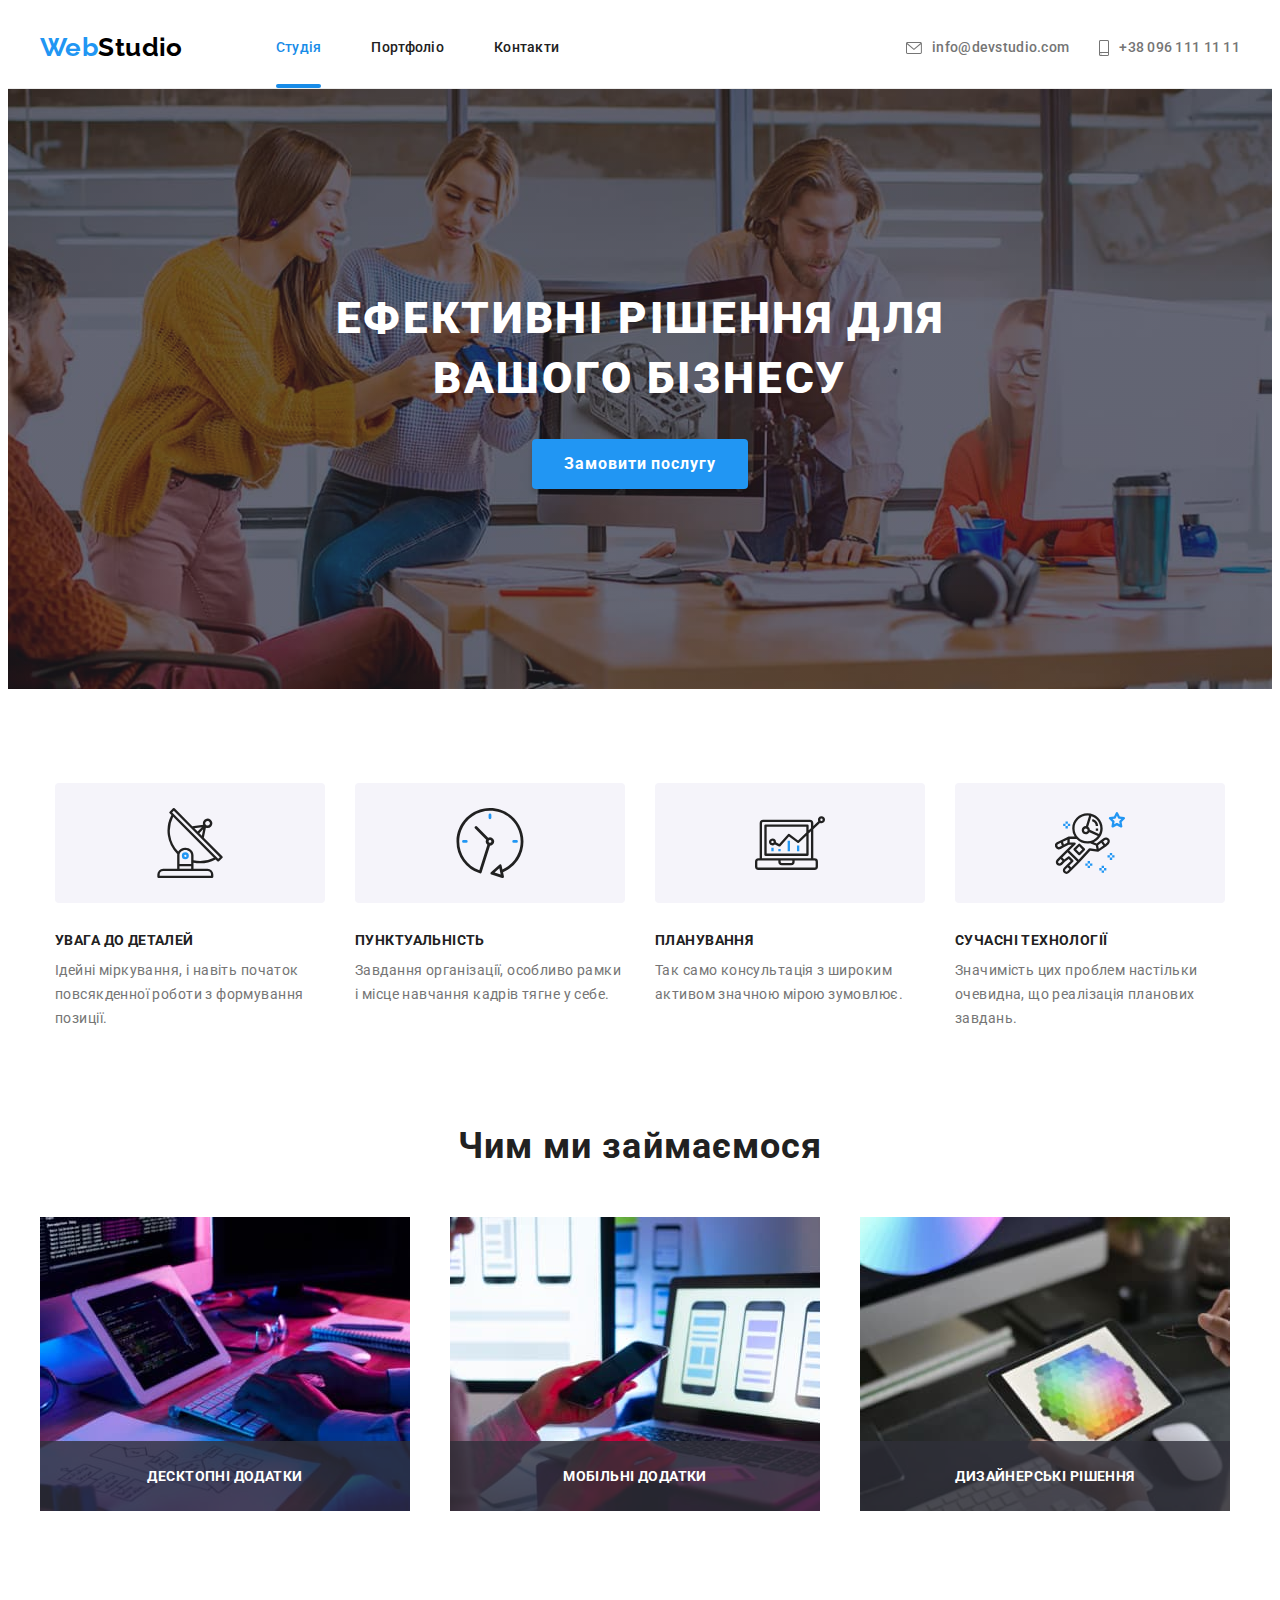
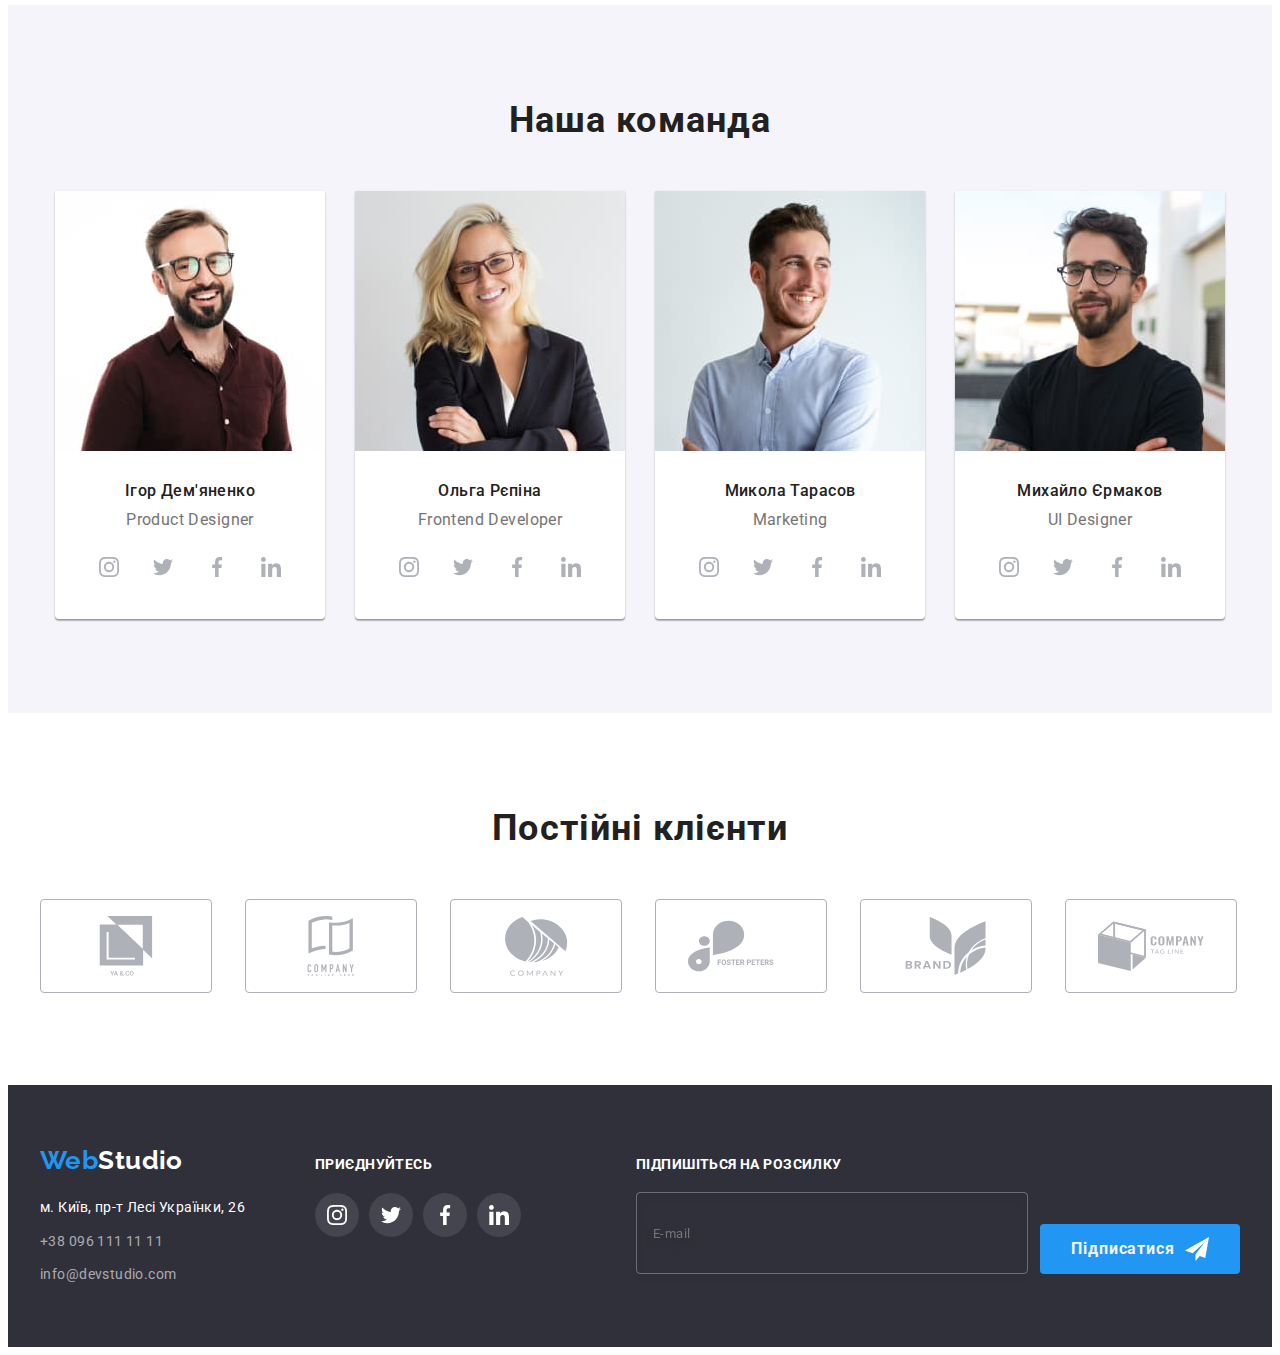
<file: index.html>
<!DOCTYPE html>
<html lang="uk">
  <head>
    <meta charset="UTF-8" />
    <meta http-equiv="X-UA-Compatible" content="IE=edge" />
    <meta name="viewport" content="width=device-width, initial-scale=1.0" />
    <title>Web Studio</title>
    <link
      rel="stylesheet"
      href="https://cdnjs.cloudflare.com/ajax/libs/modern-normalize/1.1.0/modern-normalize.min.css"
      integrity="sha512-wpPYUAdjBVSE4KJnH1VR1HeZfpl1ub8YT/NKx4PuQ5NmX2tKuGu6U/JRp5y+Y8XG2tV+wKQpNHVUX03MfMFn9Q=="
      crossorigin="anonymous"
      referrerpolicy="no-referrer"
    />

    <link rel="preconnect" href="https://fonts.googleapis.com" />
    <link rel="preconnect" href="https://fonts.gstatic.com" crossorigin />
    <link
      href="https://fonts.googleapis.com/css2?family=Raleway:wght@700&family=Roboto:wght@400;500;700;900&display=swap"
      rel="stylesheet"
    />

    <link rel="stylesheet" href="./css/main.css" />
  </head>
  <body>
    <!--HEADER-->
 <header class="page-header">
      <!-- Site navigation -->
      <div class="container header__nav">
        <!-- Header logo -->
        <a href="./index.html" class="logo"
            >Web<span class="logo__color logo__color--dark">Studio</span></a
          >
        <div class="header-links js-menu-container">
          <nav class="site-nav">
            <ul class="site-nav__list">
              <li class="site-nav__item">
                <a href="./index.html" class="site-nav__link site-nav__link--current">Студія</a>
              </li>
              <li class="site-nav__item">
                <a href="./portfolio.html" class="site-nav__link">Портфоліо</a>
              </li>
              <li class="site-nav__item">
                <a href="#" class="site-nav__link">Контакти</a>
              </li>
            </ul>
          </nav>

          <!-- Header contact info -->
          <div class="header__contact">
            <ul class="contact-info">
              <li class="contact-info__item">
                <div class="contact-info__icon">
                  <a href="mailto:info@devstudio.com" class="contact-info__link-mail">
                    <svg class="contact-info__icon-mail" width="16" height="12">
                      <use href="./images/contacts.svg#icon-mail"></use>
                    </svg>
                    info@devstudio.com</a
                  >
                </div>
              </li>
              <li class="contact-info__item">
                <div class="contact-info__icon">
                  <a href="tel:+380961111111" class="contact-info__link"
                    ><svg class="contact-info__icon-tel" width="10" height="16">
                      <use href="./images/contacts.svg#icon-smartphone"></use>
                    </svg>
                    +38 096 111 11 11</a
                  >
                </div>
              </li>
            </ul>

        <ul class="contact__social">
              <li class="contact__item"><a class="contact__link" href="#">Instagram</a></li>
              <li class="contact__item"><a class="contact__link" href="#">Twitter</a></li>
              <li class="contact__item"><a class="contact__link" href="#">Facebook</a></li>
              <li class="contact__item"><a class="contact__link" href="#">Linkedin</a></li>
            </ul>
      </div>
      </div>

      <button type="button" class="menu-toggle js-open-menu" aria-expanded="false">
        <svg class="menu-toggle__icon" width="30"  aria-label="Мобільне меню">
          <use class="menu-toggle__open" href="./images/icons.svg#icon-menu"></use>
          <use class="menu-toggle__close" href="./images/icons.svg#icon-close"></use>
        </svg>
        </button>
    </div>
    </header>
    <!--Hero-->
    <main>
      <section class="overlay">
        <div class="container">
          <h1 class="hero__title">Ефективні рішення для вашого бізнесу</h1>
          <button class="button" type="button" data-modal-open>
            Замовити послугу
          </button>
        </div>
      </section>

      <!--Features-->
      <section class="section">
        <div class="container">
          <h2 class="section__title hidden visually-hidden">переваги</h2>
          <ul class="features">
            <li class="features__item">
              <div class="features__icon">
                <svg width="70" height="70">
                  <use href="./images/symbol.svg#icon-antenna"></use>
                </svg>
              </div>
              <h3 class="features__title">Увага до деталей</h3>
              <p class="features__text">
                Ідейні міркування, і навіть початок повсякденної роботи з
                формування позиції.
              </p>
            </li>
            <li class="features__item">
              <div class="features__icon">
                <svg width="70" height="70">
                  <use href="./images/symbol.svg#icon-clock"></use>
                </svg>
              </div>
              <h3 class="features__title">Пунктуальність</h3>
              <p class="features__text">
                Завдання організації, особливо рамки і місце навчання кадрів
                тягне у себе.
              </p>
            </li>
            <li class="features__item">
              <div class="features__icon">
                <svg widht="70" height="70">
                  <use href="./images/symbol.svg#icon-diagram"></use>
                </svg>
              </div>
              <h3 class="features__title">Планування</h3>
              <p class="features__text">
                Так само консультація з широким активом значною мірою зумовлює.
              </p>
            </li>
            <li class="features__item">
              <div class="features__icon">
                <svg width="70" height="70">
                  <use href="./images/symbol.svg#icon-astronaut"></use>
                </svg>
              </div>
              <h3 class="features__title">Сучасні технології</h3>
              <p class="features__text">
                Значимість цих проблем настільки очевидна, що реалізація
                планових завдань.
              </p>
            </li>
          </ul>
        </div>
      </section>

      <!--What we do-->
      <section class="section section-padding">
        <div class="container">
          <h2 class="section__title">Чим ми займаємося</h2>
          <ul class="activity">
            <li class="activity__item">
              <div class="activity__wrap">
              <img
              srcset="
              ./images/img.jpg 1x, 
              ./images/img-2x.jpg 2x"
                src="./images/img.jpg"
                alt="робота"
                width="370"
                height="294"
              />
              <p class="text-above__activity">Десктопні додатки</p>
              </div>
            </li>
            <li class="activity__item">
              <div class="activity__wrap">
              <img
              srcset="
              ./images/img-1.jpg 1x, 
              ./images/img-1-2x.jpg 2x"
                src="./images/img-1.jpg"
                alt="робота"
                width="370"
                height="294"
              />
              <p class="text-above__activity">Мобільні додатки</p>
              </div>
            </li>
            <li class="activity__item">
              <div class="activity__wrap">
              <img
              srcset="
              ./images/img-2.jpg 1x, 
              ./images/img-2-2x.jpg 2x"
                src="./images/img-2.jpg"
                alt="робота"
                width="370"
                height="294"
              />
              <p class="text-above__activity">Дизайнерські рішення</p>
              </div>
            </li>
          </ul>
        </div>
        </div>
      </section>

      <!--Team-->
      <section class="section-team">
        <div class="container">
          <h2 class="section__title">Наша команда</h2>
          <ul class="team-list">
            <li class="team-list__item">
              <picture>
                <source
                srcset="
                ./images/ihor-270px.jpg 1x, 
                ./images/ihor-270px-2x.jpg 2x" 
                media="(min-width: 1200px)"/>

                <source
                srcset="
                ./images/ihor-354px.jpg 1x, 
                ./images/ihor-354px-2x.jpg 2x" 
                media="(min-width: 767px)"/>

                <source
                srcset="
                ./images/ihor-450px.jpg 1x, 
                ./images/ihor-450px-2x.jpg 2x" 
                media="(min-width: 320px)"/>
              <img src="./images/img-3.jpg" alt="команда"  />
              </picture>
              <div class="team-wrap">
                <h3 class="team-wrap__title">Ігор Дем'яненко</h3>
                <p class="team-wrap__text" lang="en">Product Designer</p>
                <ul class="social-list">
                  <li class="social-list__item">
                    <a class="social-list__link social-list__link--light" href="">
                    <svg class="social-list__icon" width="20" height="20">
                      <use href="./images/icons.svg#icon-instagram"></use>
                    </svg>
                  </a>
                </li>
                  <li class="social-list__item">
                    <a class="social-list__link social-list__link--light" href="">
                    <svg class="social-list__icon" width="20" height="20">
                      <use href="./images/icons.svg#icon-twitter"></use>
                    </svg>
                  </a>
                </li>
                  <li class="social-list__item">
                    <a class="social-list__link social-list__link--light" href="">
                    <svg class="social-list__icon" width="20" height="20">
                      <use href="./images/icons.svg#icon-facebook"></use>
                    </svg>
                  </a>
                </li>
                  <li class="social-list__item">
                    <a class="social-list__link social-list__link--light" href="">
                    <svg class="social-list__icon" width="20" height="20">
                      <use href="./images/icons.svg#icon-linkedin"></use>
                    </svg>
                  </a>
                </li>
                </ul>
              </div>
            </li>
            <li class="team-list__item">
              <picture>
                <source
                srcset="
                ./images/olga-270px.jpg 1x, 
                ./images/olga-270px-2x.jpg 2x" 
                media="(min-width: 1200px)"/>

                <source
                srcset="
                ./images/olga-354px.jpg 1x, 
                ./images/olga-354px-2x.jpg 2x" 
                media="(min-width: 767px)"/>

                <source
                srcset="
                ./images/olga-450px.jpg 1x, 
                ./images/olga-450px-2x.jpg 2x" 
                media="(min-width: 320px)"/>
              <img src="./images/img-4.jpg" alt="команда"/>
              </picture>
              <div class="team-wrap">
                <h3 class="team-wrap__title">Ольга Рєпіна</h3>
                <p class="team-wrap__text" lang="en">Frontend Developer</p>
                  <ul class="social-list">
                  <li class="social-list__item">
                    <a class="social-list__link social-list__link--light" href="">
                    <svg class="social-list__icon" width="20" height="20">
                      <use href="./images/icons.svg#icon-instagram"></use>
                    </svg>
                  </a>
                </li>
                  <li class="social-list__item">
                    <a class="social-list__link social-list__link--light" href="">
                    <svg class="social-list__icon" width="20" height="20">
                      <use href="./images/icons.svg#icon-twitter"></use>
                    </svg>
                  </a>
                </li>
                  <li class="social-list__item">
                    <a class="social-list__link social-list__link--light" href="">
                    <svg class="social-list__icon" width="20" height="20">
                      <use href="./images/icons.svg#icon-facebook"></use>
                    </svg>
                  </a>
                </li>
                  <li class="social-list__item">
                    <a class="social-list__link social-list__link--light" href="">
                    <svg class="social-list__icon" width="20" height="20">
                      <use href="./images/icons.svg#icon-linkedin"></use>
                    </svg>
                  </a></li>
                </ul>
              </div>
            </li>
            <li class="team-list__item">
              <picture>
                <source
                srcset="
                ./images/mykola-270px.jpg 1x, 
                ./images/mykola-270px-2x.jpg 2x" 
                media="(min-width: 1200px)"/>

                <source
                srcset="
                ./images/mykola-354px.jpg 1x, 
                ./images/mykola-354px-2x.jpg 2x" 
                media="(min-width: 767px)"/>

                <source
                srcset="
                ./images/mykola-450px.jpg 1x, 
                ./images/mykola-450px-2x.jpg 2x" 
                media="(min-width: 320px)"/>
              <img src="./images/img-5.jpg" alt="команда"/>
              </picture>
              <div class="team-wrap">
                <h3 class="team-wrap__title">Микола Тарасов</h3>
                <p class="team-wrap__text" lang="en">Marketing</p>
                  <ul class="social-list">
                  <li class="social-list__item">
                    <a class="social-list__link social-list__link--light" href="">
                    <svg class="social-list__icon" width="20" height="20">
                      <use href="./images/icons.svg#icon-instagram"></use>
                    </svg>
                  </a>
                </li>
                  <li class="social-list__item">
                    <a class="social-list__link social-list__link--light" href="">
                    <svg class="social-list__icon" width="20" height="20">
                      <use href="./images/icons.svg#icon-twitter"></use>
                    </svg>
                  </a>
                </li>
                  <li class="social-list__item">
                    <a class="social-list__link social-list__link--light" href="">
                    <svg class="social-list__icon" width="20" height="20">
                      <use href="./images/icons.svg#icon-facebook"></use>
                    </svg>
                  </a>
                </li>
                  <li class="social-list__item">
                    <a class="social-list__link social-list__link--light" href="">
                    <svg class="social-list__icon" width="20" height="20">
                      <use href="./images/icons.svg#icon-linkedin"></use>
                    </svg>
                  </a></li>
                </ul>
              </div>
            </li>
            <li class="team-list__item">
              <picture>
                <source
                srcset="
                ./images/mykhailo-270px.jpg 1x, 
                ./images/mykhailo-270px-2x.jpg 2x" 
                media="(min-width: 1200px)"/>

                <source
                srcset="
                ./images/mykhailo-354px.jpg 1x, 
                ./images/mykhailo-354px-2x.jpg 2x" 
                media="(min-width: 767px)"/>

                <source
                srcset="
                ./images/mykhailo-450px.jpg 1x, 
                ./images/mykhailo-450px-2x.jpg 2x" 
                media="(min-width: 320px)"/>
              <img src="./images/img-6.jpg" alt="команда" />
              </picture>
              <div class="team-wrap">
                <h3 class="team-wrap__title">Михайло Єрмаков</h3>
                <p class="team-wrap__text" lang="en">UI Designer</p>
                  <ul class="social-list">
                  <li class="social-list__item">
                    <a class="social-list__link social-list__link--light" href="">
                    <svg class="social-list__icon" width="20" height="20">
                      <use href="./images/icons.svg#icon-instagram"></use>
                    </svg>
                  </a>
                </li>
                  <li class="social-list__item">
                    <a class="social-list__link social-list__link--light" href="">
                    <svg class="social-list__icon" width="20" height="20">
                      <use href="./images/icons.svg#icon-twitter"></use>
                    </svg>
                  </a>
                </li>
                  <li class="social-list__item">
                    <a class="social-list__link social-list__link--light" href="">
                    <svg class="social-list__icon" width="20" height="20">
                      <use href="./images/icons.svg#icon-facebook"></use>
                    </svg>
                  </a>
                </li>
                  <li class="social-list__item">
                    <a class="social-list__link social-list__link--light" href="">
                    <svg class="social-list__icon" width="20" height="20">
                      <use href="./images/icons.svg#icon-linkedin"></use>
                    </svg>
                  </a></li>
                </ul>
              </div>
            </li>
          </ul>
        </div>
      </section>
    </main>

    <!--Clients-->
    <section class="section">
      <div class="container">
        <h2 class="section__title">Постійні клієнти</h2>
        <ul class="client-list">
          <li class="client-list__item">
            <a href="" class="client-list__link">
              <svg width="106" height="60">
                <use href="./images/partners.svg#icon-yaco" ></use>
              </svg>
            </a>
          </li>
          <li class="client-list__item">
            <a href="" class="client-list__link">
              <svg width="106" height="60">
                <use href="./images/partners.svg#icon-company"></use>
              </svg>
            </a>
          </li>
          <li class="client-list__item">
            <a href="" class="client-list__link">
              <svg width="106" height="60">
                <use href="./images/partners.svg#icon-Object"></use>
              </svg>
            </a>
          </li>
          <li class="client-list__item">
            <a href="" class="client-list__link">
              <svg width="106" height="60">
                <use href="./images/partners.svg#icon-group"></use>
              </svg>
            </a>
          </li>
          <li class="client-list__item">
            <a href="" class="client-list__link">
              <svg width="106" height="60">
                <use href="./images/partners.svg#icon-brand"></use>
              </svg>
            </a>
          </li>
          <li class="client-list__item">
            <a href="" class="client-list__link">
              <svg width="106" height="60">
                <use href="./images/partners.svg#icon-Tag-line"></use>
              </svg>
            </a>
          </li>
        </ul>
      </div>
    </section>

    <!--Footer-->
    <footer class="footer">
      <div class="container footer-wrap">
        <div class="footer-tablet">
        <div class="wrap">
          <a class="footer-logo" href="./index.html"
            >Web<span class="logo__color logo__color--light">Studio</span></a
          >
          <address>
            <ul class="footer-contacts">
              <li class="footer-contacts__item">
                <a
                  href="https://goo.gl/maps/CPtrU1FHBa2aNyZL9"
                  target="_blank"
                  rel="noopener noreferrer nofollow"
                  class="address"
                  >м. Київ, пр-т Лесі Українки, 26</a
                >
              </li>
              <li class="footer-contacts__item">
                <a href="tel:+380961111111" class="footer-contacts__link">+38 096 111 11 11</a>
              </li>
              <li class="footer-contacts__item">
                <a href="mailto:info@devstudio.com" class="footer-contacts__link"
                  >info@devstudio.com</a
                >
              </li>
            </ul>
          </address>
        </div>
<!--Footer social-->
        <div class="footer-social">
          <p class="footer-social__title">Приєднуйтесь</p>
          <ul class="social-list">
            <li class="social-list__item">
              <a
                class="footer-social__link"
                href="#"
                target="_blank"
                rel="noopener noreferrer nofollow"
              >
                <svg class="social-list__icon" width="20px" height="20px">
                  <use href="./images/icons.svg#icon-instagram"></use>
                </svg>
              </a>
            </li>
            <li class="social-list__item">
              <a
                class="footer-social__link"
                href="#"
                target="_blank"
                rel="noopener noreferrer nofollow"
              >
                <svg class="social-list__icon" width="20px" height="20px">
                  <use href="./images/icons.svg#icon-twitter"></use>
                </svg>
              </a>
            </li>
            <li class="social-list__item">
              <a
                class="footer-social__link"
                href="#"
                target="_blank"
                rel="noopener noreferrer nofollow"
              >
                <svg class="social-list__icon" width="20px" height="20px">
                  <use href="./images/icons.svg#icon-facebook"></use>
                </svg>
              </a>
            </li>
            <li class="social-list__item">
              <a
                class="footer-social__link"
                href="#"
                target="_blank"
                rel="noopener noreferrer nofollow"
              >
                <svg class="social-list__icon" width="20px" height="20px">
                  <use href="./images/icons.svg#icon-linkedin"></use>
                </svg>
              </a>
            </li>
          </ul>
        </div> 
        </div>

        <!--Footer mail-->
       <div class="mailing">
        <p class="mailing__text">Підпишіться на розсилку</p>
        <form class="mailing__form">
          <label class="mailing__lable">
            <input type="email" class="mailing__input" name="email" placeholder="E-mail">
          </label>
          <button class="mailing__button" type="submit">Підписатися <svg class="mailing__icon" width="24" height="24">
            <use href="./images/icons.svg#icon-icon-send"></use>
          </svg></button>
          
        </form>
      </div>
      </div>
    </footer> 

    <!--Modal-->
    <div class="backdrop is-hidden" data-modal>
      <div class="modal">
        <button type="button" class="modal-close" data-modal-close>
          <svg class="modal-close-icon" width="18" height="18">
            <use href="./images/icons.svg#icon-close"></use>
          </svg>
        </button>
        <p class="modal__title">Залиште свої дані, ми вам передзвонимo</p>
          <form class="modal-form">
            <label class="modal-lable">
              <span class="modal-lable__text">Ім'я</span>
          <div class="input-wrap">
            <input name="user-name" type="text" class="modal__input" 
          required
          />
          <svg class="modal__icon">
            <use href="./images/icons.svg#icon-person-modal"></use>
          </svg>
          </div>
          </label>
          <label class="modal-lable">
              <span class="modal-lable__text">Телефон</span>
          <div class="input-wrap">
          <input name="usar-tel" type="tel" class="modal__input" 
          required
          />
          <svg class="modal__icon">
            <use href="./images/icons.svg#icon-phone-modal"></use>
          </svg>
          </div>
          </label>
          <label class="modal-lable">
              <span class="modal-lable__text">Пошта</span>
          <div class="input-wrap">
          <input name="usar-email" type="email" class="modal__input" 
          />
          <svg class="modal__icon">
            <use href="./images/icons.svg#icon-email-modal"></use>
          </svg>
          </div>
          </label>
          <label class="textarea-wrap">
            <span class="modal-lable__text">Коментар</span>
          <textarea name="usar-comment" class="modal__textarea" 
          placeholder="Введіть текст"
          ></textarea>
          </label>
          <label class="modal-lable__checkbox">
            <input 
            class="agreement__lable visually-hidden"
            type="checkbox"
            name="agreement"
            value="confirm"
            required
            />
            <span class="icon__checkbox"></span>
            <span class="agreement-text">Погоджуюся з розсилкою та приймаю<a href="#" class="agreement-condition">Умови договору</a></span>
          </label>
          <button class="button" type="submit">Відправити
          </button>
        </form>

      </div>
    </div> 
    <script src="./js/mobile-menu.js"></script>
    <script src="./js/modal.js"></script>
  </body>
</html>
</file>
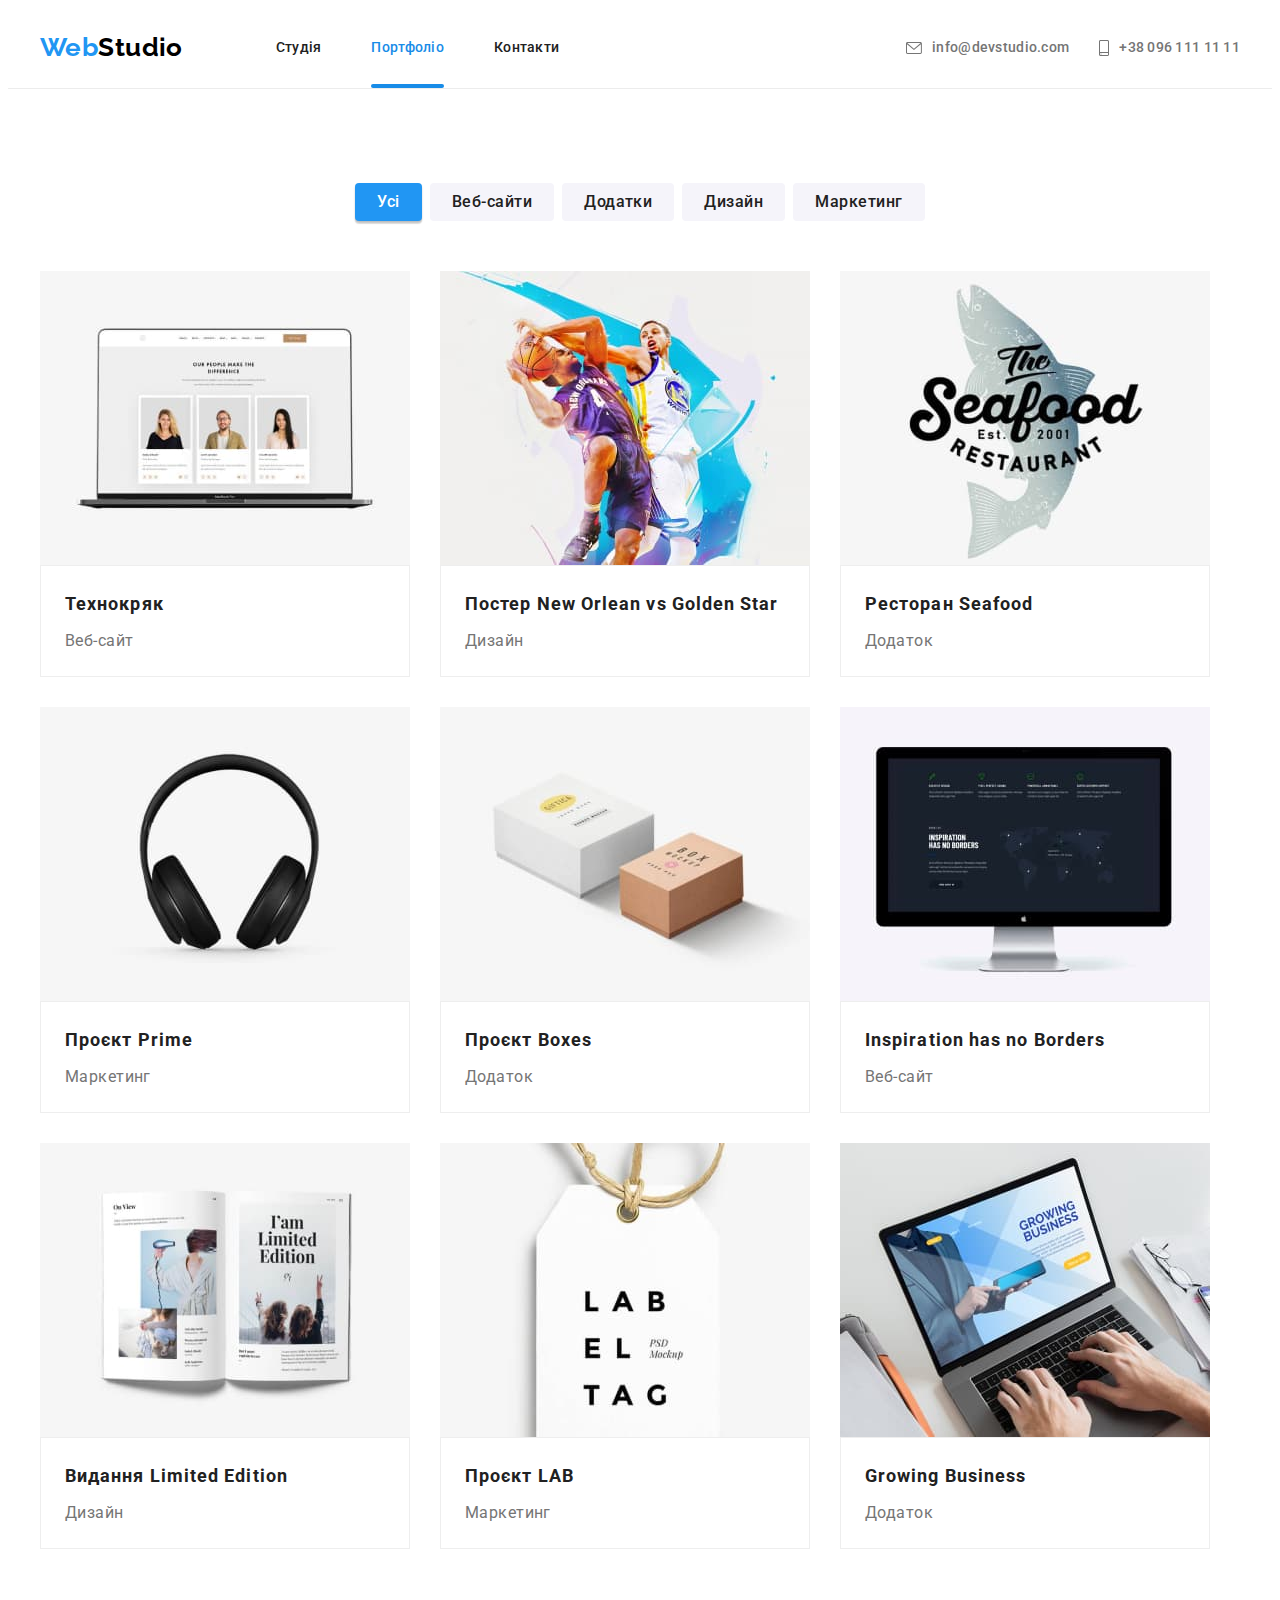
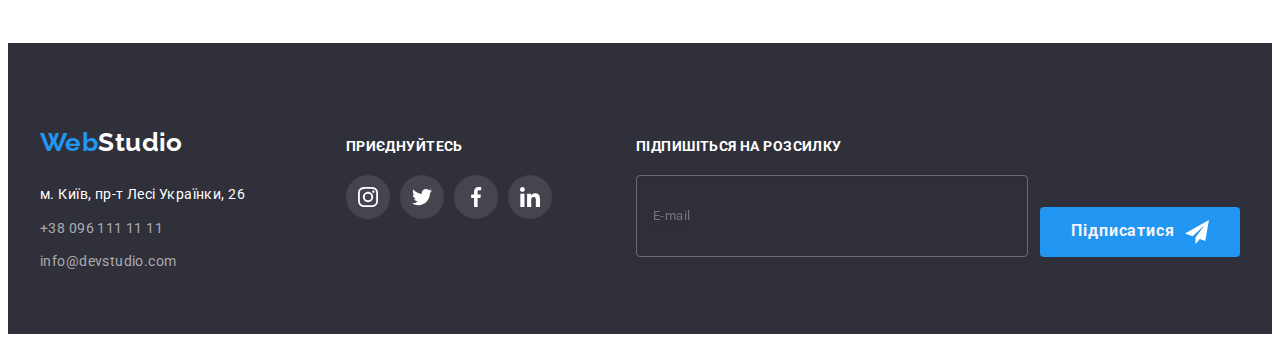
<file: portfolio.html>
<!DOCTYPE html>
<html lang="uk">
  <head>
    <meta charset="UTF-8" />
    <meta http-equiv="X-UA-Compatible" content="IE=edge" />
    <meta name="viewport" content="width=device-width, initial-scale=1.0" />
    <title>Portfolio</title>
    <link rel="preconnect" href="https://fonts.googleapis.com" />
    <link rel="preconnect" href="https://fonts.gstatic.com" crossorigin />
    <link
      href="https://fonts.googleapis.com/css2?family=Raleway:wght@700&family=Roboto:wght@400;500;700;900&display=swap"
      rel="stylesheet"
    />
    <link
      rel="stylesheet"
      href="https://cdnjs.cloudflare.com/ajax/libs/modern-normalize/1.1.0/modern-normalize.min.css"
      integrity="sha512-wpPYUAdjBVSE4KJnH1VR1HeZfpl1ub8YT/NKx4PuQ5NmX2tKuGu6U/JRp5y+Y8XG2tV+wKQpNHVUX03MfMFn9Q=="
      crossorigin="anonymous"
      referrerpolicy="no-referrer"
    />
    <link rel="stylesheet" href="./css/main.css" />
  </head>
  <body>
    <!--HEADER-->
    <header class="page-header">
      <!-- Site navigation -->
      <div class="container header__nav">
        <!-- Header logo -->
        <a href="./index.html" class="logo"
          >Web<span class="logo__color logo__color--dark">Studio</span></a
        >
        <div class="header-links js-menu-container">
          <nav class="site-nav">
            <ul class="site-nav__list">
              <li class="site-nav__item">
                <a href="./index.html" class="site-nav__link">Студія</a>
              </li>
              <li class="site-nav__item">
                <a
                  href="./portfolio.html"
                  class="site-nav__link site-nav__link--current"
                  >Портфоліо</a
                >
              </li>
              <li class="site-nav__item">
                <a href="./del.html" class="site-nav__link">Контакти</a>
              </li>
            </ul>
          </nav>

          <!-- Header contact info -->
          <div class="header__contact">
            <ul class="contact-info">
              <li class="contact-info__item">
                <div class="contact-info__icon">
                  <a
                    href="mailto:info@devstudio.com"
                    class="contact-info__link-mail"
                  >
                    <svg class="contact-info__icon-mail" width="16" height="12">
                      <use href="./images/contacts.svg#icon-mail"></use>
                    </svg>
                    info@devstudio.com</a
                  >
                </div>
              </li>
              <li class="contact-info__item">
                <div class="contact-info__icon">
                  <a href="tel:+380961111111" class="contact-info__link"
                    ><svg class="contact-info__icon-tel" width="10" height="16">
                      <use href="./images/contacts.svg#icon-smartphone"></use>
                    </svg>
                    +38 096 111 11 11</a
                  >
                </div>
              </li>
            </ul>

            <ul class="contact__social">
              <li class="contact__item">
                <a class="contact__link" href="#">Instagram</a>
              </li>
              <li class="contact__item">
                <a class="contact__link" href="#">Twitter</a>
              </li>
              <li class="contact__item">
                <a class="contact__link" href="#">Facebook</a>
              </li>
              <li class="contact__item">
                <a class="contact__link" href="#">Linkedin</a>
              </li>
            </ul>
          </div>
        </div>

        <button
          type="button"
          class="menu-toggle js-open-menu"
          aria-expanded="false"
        >
          <svg class="menu-toggle__icon" width="30" aria-label="Мобільне меню">
            <use
              class="menu-toggle__open"
              href="./images/icons.svg#icon-menu"
            ></use>
            <use
              class="menu-toggle__close"
              href="./images/icons.svg#icon-close"
            ></use>
          </svg>
        </button>
      </div>
    </header>
    <!--Portfolio Filters-->
    <main>
      <section class="section">
        <div class="container">
          <h1 class="visually-hidden">портфоліо</h1>
          <ul class="portfolio-filters">
            <li>
              <button type="button" class="portfolio-filters__button current">
                Усі
              </button>
            </li>
            <li>
              <button type="button" class="portfolio-filters__button">
                Веб-сайти
              </button>
            </li>
            <li>
              <button type="button" class="portfolio-filters__button">
                Додатки
              </button>
            </li>
            <li>
              <button type="button" class="portfolio-filters__button">
                Дизайн
              </button>
            </li>
            <li>
              <button type="button" class="portfolio-filters__button">
                Маркетинг
              </button>
            </li>
          </ul>
          <ul class="portfolio">
            <li class="portfolio__item">
              <a class="portfolio__link" href="">
                <div class="text-top-wrap">
                  <picture>
                    <source
                      srcset="
                        ./images/tehno-370px.jpg    1x,
                        ./images/tehno-370px-2x.jpg 2x
                      "
                      media="(min-width: 1200px)"
                    />

                    <source
                      srcset="
                        ./images/tehno-354px.jpg    1x,
                        ./images/tehno-354px-2x.jpg 2x
                      "
                      media="(min-width: 768px)"
                    />

                    <source
                      srcset="
                        ./images/tehno-450px.jpg    1x,
                        ./images/tehno-450px-2x.jpg 2x
                      "
                      media="(min-width: 320px)"
                    />

                    <img src="./images/img-7.jpg" alt="Ноутбук" />
                  </picture>
                  <div class="portfolio-list__overlay">
                    <p class="description-text">
                      Ресурс пропонує комплексні пропозиції з різним рівнем
                      функціоналу та сервісів. Все це дозволить відвідувачу
                      отримати вичерпні відомості про компанію чи приватну
                      особу.
                    </p>
                  </div>
                </div>
                <div class="portfolio__wrap">
                  <h2 class="portfolio__title">Технокряк</h2>
                  <p class="portfolio__text">Веб-сайт</p>
                </div>
              </a>
            </li>
            <li class="portfolio__item">
              <a class="portfolio__link" href="">
                <div class="text-top-wrap">
                  <picture>
                    <source
                      srcset="
                        ./images/poster-370px.jpg    1x,
                        ./images/poster-370px-2x.jpg 2x
                      "
                      media="(min-width: 1200px)"
                    />

                    <source
                      srcset="
                        ./images/poster-354px.jpg    1x,
                        ./images/poster-354px-2x.jpg 2x
                      "
                      media="(min-width: 768px)"
                    />

                    <source
                      srcset="
                        ./images/poster-450px.jpg    1x,
                        ./images/poster-450px-2x.jpg 2x
                      "
                      media="(min-width: 320px)"
                    />
                    <img src="./images/img-8.jpg" alt="розробка" />
                  </picture>
                  <div class="portfolio-list__overlay">
                    <p class="description-text">
                      Ресурс пропонує комплексні пропозиції з різним рівнем
                      функціоналу та сервісів. Все це дозволить відвідувачу
                      отримати вичерпні відомості про компанію чи приватну
                      особу.
                    </p>
                  </div>
                </div>
                <div class="portfolio__wrap">
                  <h2 class="portfolio__title">
                    Постер New Orlean vs Golden Star
                  </h2>
                  <p class="portfolio__text">Дизайн</p>
                </div>
              </a>
            </li>

            <li class="portfolio__item">
              <a class="portfolio__link" href="">
                <div class="text-top-wrap">
                  <picture>
                    <source
                      srcset="
                        ./images/seafood-370px.jpg    1x,
                        ./images/seafood-370px-2x.jpg 2x
                      "
                      media="(min-width: 1200px)"
                    />

                    <source
                      srcset="
                        ./images/seafood-354px.jpg    1x,
                        ./images/seafood-354px-2x.jpg 2x
                      "
                      media="(min-width: 768px)"
                    />

                    <source
                      srcset="
                        ./images/seafood-450px.jpg    1x,
                        ./images/seafood-450px-2x.jpg 2x
                      "
                      media="(min-width: 320px)"
                    />
                    <img
                      src="./images/img-9.jpg"
                      alt="Рекламний постер ресторану морепродуктів"
                    />
                  </picture>
                  <div class="portfolio-list__overlay">
                    <p class="description-text">
                      Ресурс пропонує комплексні пропозиції з різним рівнем
                      функціоналу та сервісів. Все це дозволить відвідувачу
                      отримати вичерпні відомості про компанію чи приватну
                      особу.
                    </p>
                  </div>
                </div>
                <div class="portfolio__wrap">
                  <h2 class="portfolio__title">Ресторан Seafood</h2>
                  <p class="portfolio__text">Додаток</p>
                </div>
              </a>
            </li>

            <li class="portfolio__item">
              <a class="portfolio__link" href="">
                <div class="text-top-wrap">
                  <picture>
                    <source
                      srcset="
                        ./images/prime-370px.jpg    1x,
                        ./images/prime-370px-2x.jpg 2x
                      "
                      media="(min-width: 1200px)"
                    />

                    <source
                      srcset="
                        ./images/prime-354px.jpg    1x,
                        ./images/prime-354px-2x.jpg 2x
                      "
                      media="(min-width: 768px)"
                    />

                    <source
                      srcset="
                        ./images/prime-450px.jpg    1x,
                        ./images/prime-450px-2x.jpg 2x
                      "
                      media="(min-width: 320px)"
                    />
                    <img src="./images/img-10.jpg" alt="Навушники" />
                  </picture>
                  <div class="portfolio-list__overlay">
                    <p class="description-text">
                      Ресурс пропонує комплексні пропозиції з різним рівнем
                      функціоналу та сервісів. Все це дозволить відвідувачу
                      отримати вичерпні відомості про компанію чи приватну
                      особу.
                    </p>
                  </div>
                </div>
                <div class="portfolio__wrap">
                  <h2 class="portfolio__title">Проєкт Prime</h2>
                  <p class="portfolio__text">Маркетинг</p>
                </div>
              </a>
            </li>

            <li class="portfolio__item">
              <a class="portfolio__link" href="">
                <div class="text-top-wrap">
                  <picture>
                    <source
                      srcset="
                        ./images/box-370px.jpg    1x,
                        ./images/box-370px-2x.jpg 2x
                      "
                      media="(min-width: 1200px)"
                    />

                    <source
                      srcset="
                        ./images/box-354px.jpg    1x,
                        ./images/box-354px-2x.jpg 2x
                      "
                      media="(min-width: 768px)"
                    />

                    <source
                      srcset="
                        ./images/box-450px.jpg    1x,
                        ./images/box-450px-2x.jpg 2x
                      "
                      media="(min-width: 320px)"
                    />
                    <img src="./images/img-11.jpg" alt="Дві коробки" />
                  </picture>
                  <div class="portfolio-list__overlay">
                    <p class="description-text">
                      Ресурс пропонує комплексні пропозиції з різним рівнем
                      функціоналу та сервісів. Все це дозволить відвідувачу
                      отримати вичерпні відомості про компанію чи приватну
                      особу.
                    </p>
                  </div>
                </div>
                <div class="portfolio__wrap">
                  <h2 class="portfolio__title">Проєкт Boxes</h2>
                  <p class="portfolio__text">Додаток</p>
                </div>
              </a>
            </li>

            <li class="portfolio__item">
              <a class="portfolio__link" href="">
                <div class="text-top-wrap">
                  <picture>
                    <source
                      srcset="
                        ./images/inspiration-370px.jpg    1x,
                        ./images/inspiration-370px-2x.jpg 2x
                      "
                      media="(min-width: 1200px)"
                    />

                    <source
                      srcset="
                        ./images/inspiration-354px.jpg    1x,
                        ./images/inspiration-354px-2x.jpg 2x
                      "
                      media="(min-width: 768px)"
                    />

                    <source
                      srcset="
                        ./images/inspiration-450px.jpg    1x,
                        ./images/inspiration-450px-2x.jpg 2x
                      "
                      media="(min-width: 320px)"
                    />
                    <img src="./images/img-12.jpg" alt="Компютерний монітор" />
                  </picture>
                  <div class="portfolio-list__overlay">
                    <p class="description-text">
                      Ресурс пропонує комплексні пропозиції з різним рівнем
                      функціоналу та сервісів. Все це дозволить відвідувачу
                      отримати вичерпні відомості про компанію чи приватну
                      особу.
                    </p>
                  </div>
                </div>
                <div class="portfolio__wrap">
                  <h2 class="portfolio__title">Inspiration has no Borders</h2>
                  <p class="portfolio__text">Веб-сайт</p>
                </div>
              </a>
            </li>

            <li class="portfolio__item">
              <a class="portfolio__link" href="">
                <div class="text-top-wrap">
                  <picture>
                    <source
                      srcset="
                        ./images/limited-370px.jpg    1x,
                        ./images/limited-370px-2x.jpg 2x
                      "
                      media="(min-width: 1200px)"
                    />

                    <source
                      srcset="
                        ./images/limited-354px.jpg    1x,
                        ./images/limited-354px-2x.jpg 2x
                      "
                      media="(min-width: 768px)"
                    />

                    <source
                      srcset="
                        ./images/limited-450px.jpg    1x,
                        ./images/limited-450px-2x.jpg 2x
                      "
                      media="(min-width: 320px)"
                    />
                    <img src="./images/img-13.jpg" alt="Відкритий журнал" />
                  </picture>
                  <div class="portfolio-list__overlay">
                    <p class="description-text">
                      Ресурс пропонує комплексні пропозиції з різним рівнем
                      функціоналу та сервісів. Все це дозволить відвідувачу
                      отримати вичерпні відомості про компанію чи приватну
                      особу.
                    </p>
                  </div>
                </div>
                <div class="portfolio__wrap">
                  <h2 class="portfolio__title">Видання Limited Edition</h2>
                  <p class="portfolio__text">Дизайн</p>
                </div>
              </a>
            </li>

            <li class="portfolio__item">
              <a class="portfolio__link" href="">
                <div class="text-top-wrap">
                  <picture>
                    <source
                      srcset="
                        ./images/lab-370px.jpg    1x,
                        ./images/lab-370px-2x.jpg 2x
                      "
                      media="(min-width: 1200px)"
                    />

                    <source
                      srcset="
                        ./images/lab-354px.jpg    1x,
                        ./images/lab-354px-2x.jpg 2x
                      "
                      media="(min-width: 768px)"
                    />

                    <source
                      srcset="
                        ./images/lab-450px.jpg    1x,
                        ./images/lab-450px-2x.jpg 2x
                      "
                      media="(min-width: 320px)"
                    />
                    <img src="./images/img-14.jpg" alt="Ярлик на шнурку" />
                  </picture>
                  <div class="portfolio-list__overlay">
                    <p class="description-text">
                      Ресурс пропонує комплексні пропозиції з різним рівнем
                      функціоналу та сервісів. Все це дозволить відвідувачу
                      отримати вичерпні відомості про компанію чи приватну
                      особу.
                    </p>
                  </div>
                </div>
                <div class="portfolio__wrap">
                  <h2 class="portfolio__title">Проєкт LAB</h2>
                  <p class="portfolio__text">Маркетинг</p>
                </div>
              </a>
            </li>

            <li class="portfolio__item">
              <a class="portfolio__link" href="">
                <div class="text-top-wrap">
                  <picture>
                    <source
                      srcset="
                        ./images/growing-370px.jpg    1x,
                        ./images/growing-370px-2x.jpg 2x
                      "
                      media="(min-width: 1200px)"
                    />

                    <source
                      srcset="
                        ./images/growing-354px.jpg    1x,
                        ./images/growing-354px-2x.jpg 2x
                      "
                      media="(min-width: 768px)"
                    />

                    <source
                      srcset="
                        ./images/growing-450px.jpg    1x,
                        ./images/growing-450px-2x.jpg 2x
                      "
                      media="(min-width: 320px)"
                    />
                    <img
                      src="./images/img-15.jpg"
                      alt="Людина працює за ноутбуком"
                    />
                  </picture>
                  <div class="portfolio-list__overlay">
                    <p class="description-text">
                      Ресурс пропонує комплексні пропозиції з різним рівнем
                      функціоналу та сервісів. Все це дозволить відвідувачу
                      отримати вичерпні відомості про компанію чи приватну
                      особу.
                    </p>
                  </div>
                </div>
                <div class="portfolio__wrap">
                  <h2 class="portfolio__title">Growing Business</h2>
                  <p class="portfolio__text">Додаток</p>
                </div>
              </a>
            </li>
          </ul>
        </div>
      </section>
    </main>
    <!--Footer-->
    <!--Footer-->
    <footer class="footer">
      <div class="container footer-wrap">
        <div class="footer-tablet">
          <div class="wrap">
            <a class="logo" href="./index.html"
              >Web<span class="logo__color logo__color--light">Studio</span></a
            >
            <address>
              <ul class="footer-contacts">
                <li class="footer-contacts__item">
                  <a
                    href="https://goo.gl/maps/CPtrU1FHBa2aNyZL9"
                    target="_blank"
                    rel="noopener noreferrer nofollow"
                    class="address"
                    >м. Київ, пр-т Лесі Українки, 26</a
                  >
                </li>
                <li class="footer-contacts__item">
                  <a href="tel:+380961111111" class="footer-contacts__link"
                    >+38 096 111 11 11</a
                  >
                </li>
                <li class="footer-contacts__item">
                  <a
                    href="mailto:info@devstudio.com"
                    class="footer-contacts__link"
                    >info@devstudio.com</a
                  >
                </li>
              </ul>
            </address>
          </div>
          <!--Footer social-->
          <div class="footer-social">
            <p class="footer-social__title">Приєднуйтесь</p>
            <ul class="social-list">
              <li class="social-list__item">
                <a
                  class="footer-social__link"
                  href="#"
                  target="_blank"
                  rel="noopener noreferrer nofollow"
                >
                  <svg class="social-list__icon" width="20px" height="20px">
                    <use href="./images/icons.svg#icon-instagram"></use>
                  </svg>
                </a>
              </li>
              <li class="social-list__item">
                <a
                  class="footer-social__link"
                  href="#"
                  target="_blank"
                  rel="noopener noreferrer nofollow"
                >
                  <svg class="social-list__icon" width="20px" height="20px">
                    <use href="./images/icons.svg#icon-twitter"></use>
                  </svg>
                </a>
              </li>
              <li class="social-list__item">
                <a
                  class="footer-social__link"
                  href="#"
                  target="_blank"
                  rel="noopener noreferrer nofollow"
                >
                  <svg class="social-list__icon" width="20px" height="20px">
                    <use href="./images/icons.svg#icon-facebook"></use>
                  </svg>
                </a>
              </li>
              <li class="social-list__item">
                <a
                  class="footer-social__link"
                  href="#"
                  target="_blank"
                  rel="noopener noreferrer nofollow"
                >
                  <svg class="social-list__icon" width="20px" height="20px">
                    <use href="./images/icons.svg#icon-linkedin"></use>
                  </svg>
                </a>
              </li>
            </ul>
          </div>
        </div>

        <!--Footer mail-->
        <div class="mailing">
          <p class="mailing__text">Підпишіться на розсилку</p>
          <form class="mailing__form">
            <label class="mailing__lable">
              <input
                type="email"
                class="mailing__input"
                name="email"
                placeholder="E-mail"
              />
            </label>
            <button class="mailing__button" type="submit">
              Підписатися
              <svg class="mailing__icon" width="24" height="24">
                <use href="./images/icons.svg#icon-icon-send"></use>
              </svg>
            </button>
          </form>
        </div>
      </div>
    </footer>
    <script src="./js/mobile-menu.js"></script>
  </body>
</html>
</file>
<file: css/main.css>
p,
h1,
h2,
h3,
h4,
h5,
h6 {
  margin: 0;
}

ul,
li {
  margin: 0;
  padding-left: 0;
  list-style: none;
}

button {
  cursor: pointer;
}

address {
  font-style: normal;
}

img {
  display: block;
  max-width: 100%;
  height: auto;
}

.page-header a,
.footer a {
  text-decoration: none;
}

.container {
  margin-left: auto;
  margin-right: auto;
  padding-right: 15px;
  padding-left: 15px;
}
@media screen and (max-width: 767px) {
  .container {
    max-width: 480px;
  }
}
@media screen and (min-width: 768px) {
  .container {
    width: 768px;
  }
}
@media screen and (min-width: 1200px) {
  .container {
    width: 1200px;
  }
}

body {
  font-family: "Roboto", sans-serif;
  font-size: 14px;
  letter-spacing: 0.03em;
  color: var(--primary-text-color);
  background-color: var(---bacground-color);
}

:root {
  --primery-bacground-color: #f5f5f5;
  --bacground-color: #ffffff;
  --header-bacground-color: #ececec;
  --button-text-hover-color: #ffffff;
  --hero-title-color: #ffffff;
  --accent-bacground-color: #2f303a;
  --primary-text-color: #757575;
  --title-text-color: #212121;
  --logo-text-color: #2196f3;
  --button-bacground-color: #2196f3;
  --address-color: #ffffff;
  --logo-color: #000000;
  --footer-logo-color: #ffffff;
  --section-team-color: #f5f4fa;
  --border-color: #eeeeee;
  --hover-contacts-icon-color: #2196f3;
  --icon-bacground-color: #f5f4fa;
  --hover-bacground-color: #2196f3;
  --icon-color: #afb1b8;
  --footer-icon-color: #ffffff;
  --footer-title-color: #ffffff;
  --hover-icon-color: #ffffff;
  --footer-social-color: #2196f3;
  --modal-color: #212121;
  --modal-icon-color: #2196f3;
  --modal-placeholder: #757575;
  --accent-hover-color: #188ce8;
  --dark-logo-color: #000000;
  --light-logo-color: #ffffff;
}

.visually-hidden {
  position: absolute;
  white-space: nowrap;
  width: 1px;
  height: 1px;
  overflow: hidden;
  border: 0;
  padding: 0;
  clip: rect(0 0 0 0);
  -webkit-clip-path: inset(50%);
          clip-path: inset(50%);
  margin: -1px;
}

.button {
  display: block;
  margin-left: auto;
  margin-right: auto;
  font-size: 16px;
  padding: 10px 32px;
  min-width: 216px;
  font-family: inherit;
  font-weight: 700;
  line-height: 1.88;
  letter-spacing: 0.06em;
  border: none;
  box-shadow: 0px 4px 4px rgba(0, 0, 0, 0.15);
  border-radius: 4px;
  color: var(--bacground-color);
  background-color: var(--button-bacground-color);
}
.button:hover, .button:focus {
  background-color: var(--accent-hover-color);
}
@media screen and (min-width: 1200px) {
  .button {
    min-width: 216px;
  }
}

.logo {
  display: block;
  font-family: "Raleway", sans-serif;
  font-weight: 700;
  font-size: 26px;
  line-height: 1.19;
  color: var(--modal-icon-color);
}
.logo__color--dark {
  color: var(--dark-logo-color);
}
.logo__color--light {
  color: var(--light-logo-color);
}
@media screen and (min-width: 768px) and (max-width: 1199.5px) {
  .logo {
    margin-right: 88px;
    padding-top: 26px;
    padding-bottom: 26px;
  }
}
@media screen and (min-width: 1200px) {
  .logo {
    font-size: 26px;
    line-height: 1.2;
    margin-right: 93px;
    padding-top: 24px;
    padding-bottom: 25px;
  }
}

.section {
  padding-top: 60px;
  padding-bottom: 60px;
}
@media screen and (min-width: 1200px) {
  .section {
    padding-top: 94px;
    padding-bottom: 94px;
  }
}
.section__title {
  margin-bottom: 30px;
  font-weight: 700;
  font-size: 28px;
  line-height: 42px;
  letter-spacing: 0.03em;
  text-align: center;
  color: var(--title-text-color);
}
@media screen and (min-width: 1200px) {
  .section__title {
    margin-bottom: 50px;
    font-size: 36px;
    line-height: 1.17;
  }
}

.section-team {
  background-color: var(--section-team-color);
}

.page-header {
  border-bottom: 1px solid #ececec;
}

.header__nav {
  display: flex;
  align-items: center;
  height: 80px;
}

.site-nav__logo {
  color: #000000;
  text-decoration: none;
  font-family: "Raleway", sans-serif;
  font-weight: 700;
  font-size: 24px;
  line-height: 1.17;
  padding-top: 16px;
  padding-bottom: 16px;
}
@media screen and (min-width: 768px) and (max-width: 1199.5px) {
  .site-nav__logo {
    margin-right: 88px;
    padding-top: 26px;
    padding-bottom: 26px;
  }
}
@media screen and (min-width: 1200px) {
  .site-nav__logo {
    font-size: 26px;
    line-height: 1.2;
    margin-right: 93px;
    padding-top: 24px;
    padding-bottom: 25px;
  }
}

.header-links {
  display: flex;
}
@media screen and (min-width: 768px) {
  .header-links {
    width: 100%;
  }
}

.site-nav {
  display: block;
  gap: 50px;
}
@media screen and (min-width: 768px) {
  .site-nav {
    display: flex;
    align-items: center;
    margin-bottom: 0;
    height: 80px;
  }
}
@media screen and (min-width: 768px) {
  .site-nav__list {
    display: flex;
  }
}
.site-nav__link {
  display: block;
  color: #212121;
  font-weight: 500;
  font-size: 30px;
  line-height: 1.18;
  letter-spacing: 0.02em;
  text-decoration: none;
  transition: color 250ms cubic-bezier(0.4, 0, 0.2, 1);
}
@media screen and (min-width: 425px) {
  .site-nav__link {
    font-size: 40px;
  }
}
@media screen and (min-width: 768px) {
  .site-nav__link {
    font-size: 14px;
    line-height: 1.14;
    padding-top: 32px;
    padding-bottom: 32px;
  }
}
.site-nav__link--current {
  position: relative;
  color: var(--accent-hover-color);
}
@media screen and (min-width: 768px) {
  .site-nav__link--current::after {
    content: "";
    position: absolute;
    bottom: 0;
    left: 0;
    height: 4px;
    width: 100%;
    border-radius: 2px;
    background-color: var(--accent-hover-color);
  }
}
.site-nav__link:focus, .site-nav__link:hover {
  color: var(--accent-hover-color);
}
@media screen and (max-width: 767.5px) {
  .site-nav__item:not(:last-child) {
    margin-bottom: 32px;
  }
}
@media screen and (min-width: 768px) {
  .site-nav__item:not(:last-child) {
    margin-right: 50px;
  }
}

@media screen and (max-width: 767.5px) {
  .header__contact {
    margin-top: auto;
  }
}
@media screen and (min-width: 768px) {
  .header__contact {
    display: flex;
    align-items: center;
    margin-left: auto;
  }
}

@media screen and (max-width: 767.5px) {
  .contact-info {
    display: flex;
    flex-direction: column-reverse;
    gap: 32px;
    margin-bottom: 64px;
  }
}
@media screen and (min-width: 768px) and (max-width: 1199.5px) {
  .contact-info {
    display: flex;
    align-items: flex-start;
    flex-direction: column;
  }
}
@media screen and (min-width: 1200px) {
  .contact-info {
    display: flex;
    margin: 0;
    padding: 0;
  }
}
.contact-info__link {
  display: flex;
  color: #757575;
  font-weight: 500;
  font-size: 20px;
  line-height: 1.18;
  letter-spacing: 0.02em;
  text-decoration: none;
  transition: color 250ms cubic-bezier(0.4, 0, 0.2, 1);
}
@media screen and (min-width: 320px) and (max-width: 767px) {
  .contact-info__link {
    color: var(--accent-hover-color);
  }
}
@media screen and (min-width: 425px) {
  .contact-info__link {
    font-size: 34px;
  }
}
@media screen and (min-width: 768px) {
  .contact-info__link {
    font-size: 12px;
    line-height: 1.17;
  }
}
@media screen and (min-width: 1200px) {
  .contact-info__link {
    font-size: 14px;
    line-height: 1.14;
    padding-top: 32px;
    padding-bottom: 32px;
    margin-bottom: 0;
    align-items: center;
  }
}
.contact-info__link:focus, .contact-info__link:hover {
  color: var(--accent-hover-color);
}
.contact-info__link-mail {
  display: flex;
  color: #757575;
  font-weight: 500;
  font-size: 20px;
  line-height: 1.18;
  letter-spacing: 0.02em;
  text-decoration: none;
  transition: color 250ms cubic-bezier(0.4, 0, 0.2, 1);
}
@media screen and (min-width: 425px) {
  .contact-info__link-mail {
    font-size: 24px;
  }
}
@media screen and (min-width: 768px) {
  .contact-info__link-mail {
    font-size: 12px;
    line-height: 1.17;
  }
}
@media screen and (min-width: 1200px) {
  .contact-info__link-mail {
    font-size: 14px;
    line-height: 1.14;
    padding-top: 32px;
    padding-bottom: 32px;
    margin-bottom: 0;
    align-items: center;
  }
}
.contact-info__link-mail:focus, .contact-info__link-mail:hover {
  color: var(--accent-hover-color);
}
.contact-info__icon {
  display: flex;
  align-items: center;
  transition: color 250ms cubic-bezier(0.4, 0, 0.2, 1);
}
.contact-info__icon-mail, .contact-info__icon-tel {
  margin-right: 10px;
  fill: currentColor;
}
@media screen and (max-width: 767.5px) {
  .contact-info__icon-mail, .contact-info__icon-tel {
    display: none;
  }
}
.contact-info__icon:hover, .contact-info__icon:focus {
  color: var(--logo-text-color);
}
@media screen and (min-width: 768px) {
  .contact-info__icon {
    justify-content: center;
  }
}
@media screen and (min-width: 768px) and (max-width: 1199.5px) {
  .contact-info__item:not(:last-child) {
    margin-bottom: 10px;
  }
}
@media screen and (min-width: 1200px) {
  .contact-info__item:not(:last-child) {
    margin-right: 30px;
  }
}

.contact__social {
  display: flex;
  flex-wrap: wrap;
  gap: 10px;
}
@media screen and (min-width: 316px) and (max-width: 767px) {
  .contact__social {
    flex-wrap: nowrap;
  }
}
@media screen and (min-width: 768px) {
  .contact__social {
    display: none;
  }
}

.contact__link {
  font-weight: 500;
  font-size: 12px;
  line-height: 1.22;
  letter-spacing: 0.02em;
  color: var(--logo-text-color);
  text-decoration: none;
}
@media screen and (min-width: 425px) {
  .contact__link {
    font-size: 18px;
  }
}

.contact__item {
  padding-right: 10px;
  border-right: 1px solid rgba(33, 33, 33, 0.2);
}
.contact__item:last-child {
  margin-right: 0px;
  padding-right: 0px;
  border: none;
}

.hero__title {
  max-width: 360px;
  font-weight: 900;
  font-size: 26px;
  line-height: 1.62;
  letter-spacing: 0.06em;
  text-transform: uppercase;
  margin: 0 auto 30px;
  color: var(--hero-title-color);
}
@media screen and (min-width: 1200px) {
  .hero__title {
    font-size: 44px;
    line-height: 1.36;
    max-width: 696px;
  }
}

.overlay {
  text-align: center;
  padding: 118px 0;
  max-width: 1600px;
  margin-left: auto;
  margin-right: auto;
  background-image: linear-gradient(to right, rgba(47, 48, 58, 0.4), rgba(47, 48, 58, 0.4)), url(../images/Img-team-480-2x.jpg);
  background-repeat: no-repeat;
  background-position: center;
  background-size: cover;
  background-color: #c4c4c4;
}
@media (min-device-pixel-ratio: 2), (-webkit-min-device-pixel-ratio: 2), (min-resolution: 192dpi), (min-resolution: 2dppx) {
  .overlay {
    background-image: linear-gradient(to right, rgba(47, 48, 58, 0.4), rgba(47, 48, 58, 0.4)), url(../images/Img-team-480-2x.jpg);
  }
}
@media screen and (min-width: 768px) and (max-width: 1199.5px) {
  .overlay {
    background-image: linear-gradient(to right, rgba(47, 48, 58, 0.4), rgba(47, 48, 58, 0.4)), url(../images/Img-team-768.jpg);
  }
}
@media screen and (min-width: 768px) and (max-width: 1199.5px) and (min-device-pixel-ratio: 2), screen and (min-width: 768px) and (max-width: 1199.5px) and (-webkit-min-device-pixel-ratio: 2), screen and (min-width: 768px) and (max-width: 1199.5px) and (min-resolution: 192dpi), screen and (min-width: 768px) and (max-width: 1199.5px) and (min-resolution: 2dppx) {
  .overlay {
    background-image: linear-gradient(to right, rgba(47, 48, 58, 0.4), rgba(47, 48, 58, 0.4)), url(../images/Img-team-768-2x.jpg);
  }
}
@media screen and (min-width: 1200px) {
  .overlay {
    padding: 200px 0;
    align-items: center;
    background-image: linear-gradient(to right, rgba(47, 48, 58, 0.4), rgba(47, 48, 58, 0.4)), url(../images/Img-team-1600.jpg);
  }
}
@media screen and (min-width: 1200px) and (min-device-pixel-ratio: 2), screen and (min-width: 1200px) and (-webkit-min-device-pixel-ratio: 2), screen and (min-width: 1200px) and (min-resolution: 192dpi), screen and (min-width: 1200px) and (min-resolution: 2dppx) {
  .overlay {
    background-image: linear-gradient(to right, rgba(47, 48, 58, 0.4), rgba(47, 48, 58, 0.4)), url(../images/Img-team-1600-2x.jpg);
  }
}

.portfolio-filters {
  display: flex;
  flex-wrap: wrap;
  justify-content: flex-start;
  gap: 8px;
  margin-bottom: 50px;
}
@media screen and (min-width: 768px) {
  .portfolio-filters {
    justify-content: center;
  }
}
@media screen and (min-width: 1200px) {
  .portfolio-filters {
    justify-content: center;
    margin-bottom: 50px;
  }
}
.portfolio-filters__button.current {
  border: none;
  color: var(--button-text-hover-color);
  background: var(--button-bacground-color);
  box-shadow: 0px 3px 1px rgba(0, 0, 0, 0.1), 0px 1px 2px rgba(0, 0, 0, 0.08), 0px 2px 2px rgba(0, 0, 0, 0.12);
  border-radius: 4px;
}
.portfolio-filters__button {
  font-family: inherit;
  font-style: normal;
  font-weight: 500;
  font-size: 16px;
  line-height: 1.62;
  border: none;
  padding: 6px 22px;
  border-radius: 4px;
  letter-spacing: 0.03em;
  color: var(--title-text-color);
  background: var(--section-team-color);
  border-radius: 4px;
  transition: background-color 250ms cubic-bezier(0.4, 0, 0.2, 1), color 250ms cubic-bezier(0.4, 0, 0.2, 1), box-shadow 250ms cubic-bezier(0.4, 0, 0.2, 1);
}
.portfolio-filters__button:hover, .portfolio-filters__button:focus {
  background-color: var(--button-bacground-color);
  color: var(--button-text-hover-color);
  box-shadow: 0px 3px 1px rgba(0, 0, 0, 0.1), 0px 1px 2px rgba(0, 0, 0, 0.08), 0px 2px 2px rgba(0, 0, 0, 0.12);
}

.features {
  display: flex;
  gap: 30px;
  justify-content: center;
  flex-wrap: wrap;
}
.features__item {
  width: 450px;
}
@media screen and (min-width: 1200px) {
  .features__item {
    width: 270px;
  }
}
@media screen and (min-width: 768px) and (max-width: 1199px) {
  .features__item {
    width: 354px;
  }
}
.features .footer-logo {
  display: block;
  font-family: "Raleway", sans-serif;
  font-weight: 700;
  font-size: 26px;
  line-height: 1.19;
  color: var(--modal-icon-color);
}
.features .footer-logo__color--dark {
  color: var(--dark-logo-color);
}
.features .footer-logo__color--light {
  color: var(--light-logo-color);
}
@media screen and (min-width: 768px) and (max-width: 1199.5px) {
  .features .footer-logo {
    padding-bottom: 26px;
  }
}
@media screen and (min-width: 1200px) {
  .features .footer-logo {
    font-size: 26px;
    line-height: 1.2;
    margin-right: 93px;
    padding-top: 24px;
    padding-bottom: 25px;
  }
}
.features__icon {
  display: flex;
  justify-content: center;
  align-items: center;
  margin-bottom: 30px;
  height: 120px;
  background: var(--icon-bacground-color);
  border-radius: 4px;
}
.features__title {
  margin-bottom: 10px;
  font-size: 14px;
  line-height: 1.14;
  text-transform: uppercase;
  color: var(--title-text-color);
}
@media screen and (max-width: 767px) {
  .features__title {
    text-align: center;
  }
}
.features__text {
  font-weight: 400;
  font-size: 14px;
  line-height: 1.71;
  color: var(--primary-text-color);
}

.section-padding {
  padding-top: 0;
  display: none;
}
@media screen and (min-width: 1200px) {
  .section-padding {
    display: flex;
  }
}

.activity {
  display: flex;
  flex-wrap: wrap;
  gap: 30px;
}
.activity__item {
  display: flex;
  width: calc((100% - 60px) / 3);
}
.activity__wrap {
  position: relative;
}
.activity__wrap .text-above__activity {
  display: flex;
  position: absolute;
  text-transform: uppercase;
  justify-content: center;
  align-items: center;
  bottom: 0;
  width: 100%;
  height: 70px;
  color: #fff;
  background: rgba(47, 48, 58, 0.8);
  font-weight: 700;
}

.section-team {
  padding-top: 94px;
  padding-bottom: 94px;
}

.team-list {
  justify-content: center;
}
@media screen and (min-width: 768px) {
  .team-list {
    display: flex;
    flex-wrap: wrap;
    gap: 30px;
  }
}
.team-list__item {
  max-width: 450px;
  background: var(--bacground-color);
  box-shadow: 0px 1px 3px rgba(0, 0, 0, 0.12), 0px 1px 1px rgba(0, 0, 0, 0.14), 0px 2px 1px rgba(0, 0, 0, 0.2);
  border-radius: 0px 0px 4px 4px;
}
@media screen and (max-width: 767.5px) {
  .team-list__item:not(:last-child) {
    margin-bottom: 30px;
  }
}
@media screen and (min-width: 768px) {
  .team-list__item {
    width: 354px;
  }
}
@media screen and (min-width: 1200px) {
  .team-list__item {
    width: 270px;
  }
}
.team-list .team-wrap {
  padding-top: 30px;
  padding-bottom: 30px;
}
.team-list .team-wrap__title {
  font-weight: 500;
  font-size: 16px;
  line-height: 1.19;
  text-align: center;
  color: var(--title-text-color);
  margin-bottom: 10px;
}
.team-list .team-wrap__text {
  font-weight: 400;
  font-size: 16px;
  line-height: 1.19;
  text-align: center;
  color: var(--primary-text-color);
  margin-bottom: 16px;
}
.team-list .team-wrap__item {
  background: var(--bacground-color);
  box-shadow: 0px 1px 3px rgba(0, 0, 0, 0.12), 0px 1px 1px rgba(0, 0, 0, 0.14), 0px 2px 1px rgba(0, 0, 0, 0.2);
  border-radius: 0px 0px 4px 4px;
}

.social-list {
  display: flex;
  justify-content: center;
  gap: 10px;
}
.social-list__item {
  width: 44px;
  height: 44px;
}
.social-list__link {
  display: flex;
  align-items: center;
  justify-content: center;
  width: 100%;
  height: 100%;
  border-radius: 50%;
  color: var(--icon-color);
  transition: background-color 250ms cubic-bezier(0.4, 0, 0.2, 1), color 250ms cubic-bezier(0.4, 0, 0.2, 1);
}
.social-list__link:hover, .social-list__link:focus {
  background-color: var(--hover-bacground-color);
  color: var(--hover-icon-color);
}
.social-list__link__icon {
  fill: currentColor;
}

.client-list {
  display: flex;
  flex-wrap: wrap;
  gap: 30px;
}
.client-list__item {
  width: calc((100% - 30px) / 2);
  height: 92px;
}
@media screen and (min-width: 768px) {
  .client-list__item {
    width: calc((100% - 60px) / 3);
  }
}
@media screen and (min-width: 1200px) {
  .client-list__item {
    width: calc((100% - 150px) / 6);
  }
}
.client-list__link {
  border: 1px solid #AFB1B8;
  display: flex;
  align-items: center;
  justify-content: center;
  width: 100%;
  height: 92px;
  border-radius: 4px;
  fill: var(--icon-color);
  transition: border 250ms cubic-bezier(0.4, 0, 0.2, 1), fill 250ms cubic-bezier(0.4, 0, 0.2, 1);
}
.client-list__link:hover, .client-list__link:focus {
  border: 1px solid var(--hover-bacground-color);
  fill: var(--hover-bacground-color);
}
@media screen and (min-width: 768px) {
  .client-list__link {
    width: 226px;
  }
}
@media screen and (min-width: 1200px) {
  .client-list__link {
    width: 170px;
  }
}

.footer {
  background: var(--accent-bacground-color);
  padding-top: 60px;
  padding-bottom: 60px;
}

.footer-logo {
  display: block;
  font-family: "Raleway", sans-serif;
  font-weight: 700;
  font-size: 26px;
  line-height: 1.19;
  margin-bottom: 20px;
  color: var(--modal-icon-color);
}
.footer-logo__color--dark {
  color: var(--dark-logo-color);
}
.footer-logo__color--light {
  color: var(--light-logo-color);
}
@media screen and (min-width: 1200px) {
  .footer-logo {
    font-size: 26px;
    line-height: 1.2;
  }
}

@media screen and (min-width: 768px) and (max-width: 1199.5px) {
  .footer-tablet {
    display: flex;
    align-items: baseline;
    justify-content: space-around;
    margin-bottom: 60px;
  }
}
@media screen and (min-width: 1200px) {
  .footer-tablet {
    display: flex;
    align-items: baseline;
  }
}

.footer-wrap {
  display: block;
  text-align: center;
  gap: 60px;
}
@media screen and (max-width: 767.5px) {
  .footer-wrap {
    flex-direction: column;
  }
}
@media screen and (min-width: 1200px) {
  .footer-wrap {
    display: flex;
    align-items: baseline;
    text-align: start;
  }
}

@media screen and (max-width: 767.5px) {
  .wrap {
    margin-bottom: 60px;
  }
}
@media screen and (min-width: 1200px) {
  .wrap {
    margin-bottom: 0;
    margin-right: 70px;
  }
}

.address {
  display: block;
  margin-bottom: 10px;
  font-family: inherit;
  font-style: normal;
  font-size: 14px;
  line-height: 1.71;
  letter-spacing: 0.03em;
  color: var(--address-color);
  text-decoration: none;
  transition: color 250ms cubic-bezier(0.4, 0, 0.2, 1);
}

.footer-contacts {
  font-style: normal;
  line-height: 1.7;
  margin: 0;
}

.footer-contacts__item:not(:last-child) {
  margin-bottom: 9px;
}

.footer-contacts__link {
  color: rgba(255, 255, 255, 0.6);
  transition: color 250ms cubic-bezier(0.4, 0, 0.2, 1);
  text-decoration: none;
}
.footer-contacts__link:hover, .footer-contacts__link:focus {
  color: var(--button-bacground-color);
}

/*Fotter social*/
@media screen and (max-width: 767.5px) {
  .footer-social {
    margin-bottom: 60px;
  }
}
.footer-social__title {
  margin-bottom: 20px;
  font-weight: 700;
  line-height: 1.14;
  text-transform: uppercase;
  color: var(--footer-title-color);
}

.social-list {
  display: flex;
  gap: 10px;
}
.social-list__item {
  width: 44px;
  height: 44px;
}
.social-list__icon {
  fill: currentColor;
}

.footer-social__link {
  display: flex;
  align-items: center;
  justify-content: center;
  width: 100%;
  height: 100%;
  color: #fff;
  border-radius: 50%;
  background: rgba(255, 255, 255, 0.1);
  transition: background-color 250ms cubic-bezier(0.4, 0, 0.2, 1);
}
.footer-social__link:hover, .footer-social__link:focus {
  background: var(--footer-social-color);
}
.footer-social__link:hover .footer-social-icon .footer-social__link:focus .footer-social-icon {
  fill: var(--hover-icon-color);
}

/*footer mail*/
@media screen and (max-width: 767.5px) {
  .mailing {
    margin-right: auto;
    margin-left: auto;
  }
}
@media screen and (min-width: 1200px) {
  .mailing {
    margin-left: auto;
  }
}
.mailing__text {
  margin-bottom: 20px;
  color: var(--address-color);
  text-transform: uppercase;
  font-weight: 700;
  line-height: 1.17;
  letter-spacing: 0.03em;
  text-align: center;
}
@media screen and (min-width: 1200px) {
  .mailing__text {
    text-align: start;
  }
}
.mailing__form {
  width: 100%;
}
@media screen and (min-width: 1200px) {
  .mailing__form {
    display: flex;
    align-items: flex-end;
  }
}
.mailing__lable {
  display: flex;
  flex-direction: column;
}
.mailing__input {
  width: 100%;
  height: 50px;
  padding: 8px;
  font-family: inherit;
  border: 1px solid rgba(255, 255, 255, 0.3);
  filter: drop-shadow(0px 4px 4px rgba(0, 0, 0, 0.15));
  background-color: transparent;
  border-radius: 4px;
  margin-right: 12px;
  color: rgba(255, 255, 255, 0.6);
  letter-spacing: 0.03em;
  padding: 15px 16px;
}
@media screen and (min-width: 768px) and (max-width: 1199.5px) {
  .mailing__input {
    margin-left: auto;
    margin-right: auto;
    width: 450px;
  }
}
@media screen and (max-width: 1199.5px) {
  .mailing__input {
    margin-bottom: 20px;
    display: block;
  }
}
@media screen and (min-width: 1200px) {
  .mailing__input {
    width: 358px;
  }
}
.mailing__icon {
  width: 24px;
  height: 24px;
  margin-left: 10px;
}
.mailing__button {
  display: flex;
  justify-content: center;
  align-items: center;
  color: var(--icon-bacground-color);
  background-color: var(--button-bacground-color);
  border: none;
  border-radius: 4px;
  cursor: pointer;
  font-weight: 700;
  font-size: 16px;
  line-height: 1.88;
  letter-spacing: 0.06em;
  font-family: inherit;
  min-width: 200px;
  height: 50px;
  padding: 10px 28px;
  transition: background-color 250ms cubic-bezier(0.4, 0, 0.2, 1);
}
@media screen and (max-width: 1200px) {
  .mailing__button {
    margin-right: auto;
    margin-left: auto;
  }
}
.mailing__button:focus, .mailing__button:hover {
  background-color: var(--accent-hover-color);
}

.backdrop {
  position: fixed;
  top: 0;
  left: 0;
  height: 100%;
  width: 100%;
  background-color: rgba(0, 0, 0, 0.2);
  opacity: 1;
  z-index: 2;
  overflow-y: scroll;
  padding: 93px 15px;
  transition: opacity 300ms linear, visibility 300ms linear;
}

.modal {
  position: relative;
  margin-left: auto;
  margin-right: auto;
  max-height: 650px;
  max-width: 450px;
  background-color: #fff;
  box-shadow: 0px 1px 3px rgba(0, 0, 0, 0.12), 0px 1px 1px rgba(0, 0, 0, 0.14), 0px 2px 1px rgba(0, 0, 0, 0.2);
  border-radius: 4px;
  padding: 40px;
  transition: transform 400ms linear, border-radius 500ms linear;
}
@media screen and (min-width: 375px) and (max-width: 1199.5px) {
  .modal {
    max-height: 609px;
  }
}
@media screen and (min-width: 1200px) {
  .modal {
    max-height: 581px;
    max-width: 528px;
  }
}

.backdrop.is-hidden {
  opacity: 0;
  visibility: hidden;
  pointer-events: none;
}

.backdrop.is-hidden .modal {
  transform: translate(-50%, -50%) rotate(360deg);
  border-radius: 50%;
}

.modal-close {
  width: 30px;
  height: 30px;
  background-color: transparent;
  border: 1px solid rgba(0, 0, 0, 0.1019607843);
  border-radius: 50%;
  position: absolute;
  right: 8px;
  top: 8px;
  display: flex;
  align-items: center;
  justify-content: center;
  cursor: pointer;
}

.modal__title {
  text-align: center;
  font-size: 20px;
  margin-bottom: 12px;
  font-weight: 700;
  line-height: 1.17;
  color: var(--modal-color);
}

.modal__input {
  display: flex;
  position: relative;
  outline: transparent;
  padding: 12px 42px;
  border: 1px solid rgba(33, 33, 33, 0.2);
  border-radius: 4px;
  height: 40px;
  width: 100%;
  cursor: pointer;
  transition: border-color 250ms cubic-bezier(0.4, 0, 0.2, 1);
}
.modal__input::-moz-placeholder {
  color: var(--modal-placeholder);
}
.modal__input:-ms-input-placeholder {
  color: var(--modal-placeholder);
}
.modal__input::placeholder {
  color: var(--modal-placeholder);
}
.modal__input:focus {
  border-color: var(--modal-icon-color);
}
.modal__input:focus + .modal__icon {
  fill: var(--modal-icon-color);
}

.input-wrap {
  position: relative;
}

.modal__icon {
  width: 18px;
  height: 18px;
  position: absolute;
  left: 15px;
  top: 50%;
  transform: translateY(-50%);
  z-index: 1;
  transition: fill 250ms cubic-bezier(0.4, 0, 0.2, 1);
  flex-direction: row;
}

.modal-lable {
  margin-bottom: 10px;
  display: block;
}
.modal-lable__text {
  margin-bottom: 4px;
  font-size: 12px;
  line-height: 1.17;
  letter-spacing: 0.01em;
}
.modal-lable span {
  display: block;
}
.modal-lable__checkbox {
  display: flex;
  flex-direction: row;
  justify-content: center;
  line-height: 24px;
  margin-bottom: 30px;
  margin-top: 20px;
  align-items: center;
}

.modal__input.feedback {
  height: 120px;
}

.modal__textarea {
  width: 100%;
  height: 120px;
  padding: 12px 16px;
  border: 1px solid rgba(33, 33, 33, 0.2);
  border-radius: 4px;
  outline: rgba(0, 0, 0, 0);
  resize: none;
}

.textarea-wrap {
  margin-bottom: 20px;
}
.textarea-wrap > .modal__input {
  resize: none;
  padding: 12px 16px;
}
.textarea-wrap > .modal__input::-moz-placeholder {
  color: rgba(117, 117, 117, 0.5);
  font-size: 12px;
  line-height: 1.17;
  letter-spacing: 0.01em;
}
.textarea-wrap > .modal__input:-ms-input-placeholder {
  color: rgba(117, 117, 117, 0.5);
  font-size: 12px;
  line-height: 1.17;
  letter-spacing: 0.01em;
}
.textarea-wrap > .modal__input::placeholder {
  color: rgba(117, 117, 117, 0.5);
  font-size: 12px;
  line-height: 1.17;
  letter-spacing: 0.01em;
}

.agreement-text {
  margin-left: 8.38px;
}
@media screen and (min-width: 370px) and (max-width: 1199px) {
  .agreement-text {
    margin-left: 8.38px;
    font-size: 12px;
    line-height: 1.17;
  }
}

.agreement-condition {
  color: var(--modal-icon-color);
}

.icon__checkbox {
  width: 16px;
  height: 15px;
  border: 2px solid #2a2a2a;
  border-radius: 3px;
}
.agreement__lable:checked + .icon__checkbox {
  border: none;
  background-image: url(../images/icon-check.svg);
}
@media screen and (min-width: 375px) and (max-width: 479.5px) {
  .icon__checkbox {
    width: 20px;
  }
}
@media screen and (min-width: 480px) {
  .icon__checkbox {
    width: 16px;
  }
}

@media screen and (min-width: 768px) {
  .portfolio {
    display: flex;
    flex-wrap: wrap;
    gap: 30px;
  }
}
.portfolio__item {
  display: flex;
  max-width: 100%;
}
@media screen and (max-width: 767.5px) {
  .portfolio__item:not(:last-child) {
    margin-bottom: 30px;
  }
}
.portfolio__link {
  text-decoration: none;
  width: 450px;
  display: flex;
  flex-direction: column;
  transition: box-shadow 250ms cubic-bezier(0.4, 0, 0.2, 1);
  flex-grow: 1;
}
.portfolio__link:hover, .portfolio__link:focus {
  box-shadow: 0px 1px 1px rgba(0, 0, 0, 0.12), 0px 4px 4px rgba(0, 0, 0, 0.06), 1px 4px 6px rgba(0, 0, 0, 0.16);
  cursor: pointer;
}
.portfolio__link:hover .description-text, .portfolio__link:focus .description-text {
  transform: translateY(0);
}
@media screen and (min-width: 768px) and (max-width: 1199.5px) {
  .portfolio__link {
    width: 354px;
  }
}
@media screen and (min-width: 1200px) {
  .portfolio__link {
    width: 370px;
  }
}
.portfolio__wrap {
  display: block;
  padding: 20px 24px;
  border: 1px solid var(--border-color);
  flex-grow: 1;
}
.portfolio__title {
  margin-bottom: 4px;
  font-weight: 700;
  font-size: 18px;
  line-height: 2;
  letter-spacing: 0.06em;
  color: var(--title-text-color);
}
.portfolio__text {
  font-weight: 400;
  font-size: 16px;
  line-height: 1.88;
  color: var(--primary-text-color);
}

.description-text {
  position: absolute;
  top: 0;
  padding: 40px;
  color: #ffffff;
  font-size: 18px;
  font-weight: 400;
  line-height: 28px;
  background-color: rgba(33, 150, 243, 0.8980392157);
  height: 100%;
  transform: translateY(100%);
  transition: transform 250ms cubic-bezier(0.4, 0, 0.2, 1);
}

.text-top-wrap {
  position: relative;
  overflow: hidden;
}

.menu-toggle {
  position: relative;
  display: flex;
  align-items: center;
  justify-content: center;
  width: 40px;
  height: 40px;
  margin-left: auto;
  border: none;
  background-color: rgba(0, 0, 0, 0);
  cursor: pointer;
}
.menu-toggle:focus, .menu-toggle:hover {
  fill: #2196f3;
}
@media screen and (min-width: 768px) {
  .menu-toggle {
    display: none;
  }
}

.menu-toggle__icon {
  z-index: 1;
}

.menu-toggle__close {
  display: none;
}

.menu-toggle.is-open .menu-toggle__close {
  display: block;
}

.menu-toggle.is-open .menu-toggle__open {
  display: none;
}

.header-links {
  width: 100%;
  height: 80px;
}
.header-links.is-open ~ .menu-toggle .menu-toggle__close {
  display: block;
}
.header-links.is-open ~ .menu-toggle .menu-toggle__open {
  display: none;
}
@media screen and (max-width: 767.5px) {
  .header-links {
    position: absolute;
    top: 0;
    left: 0;
    height: 100vh;
    flex-direction: column;
    overflow-y: scroll;
    padding: 48px 40px;
    background-color: white;
    transform: translateY(-100%);
    z-index: 1;
    transition: all 250ms cubic-bezier(0.4, 0, 0.2, 1);
  }
}
@media screen and (min-width: 768px) {
  .header-links {
    align-items: center;
  }
}

.header-links.is-open {
  transform: translateX(0);
}/*# sourceMappingURL=main.css.map */
</file>
